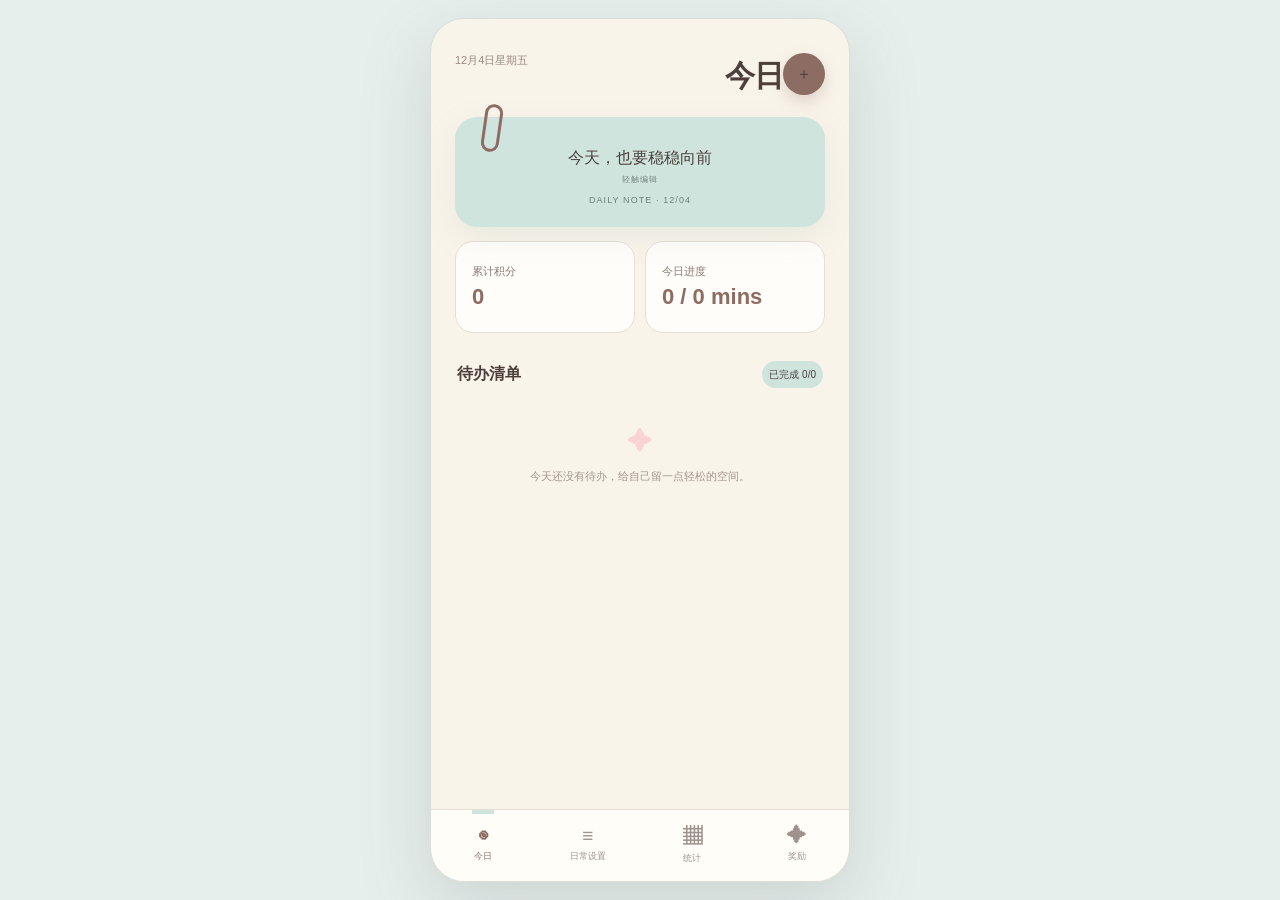
<file: v2/index.html>
<!doctype html>
<html lang="zh-CN">
  <head>
    <meta charset="UTF-8" />
    <meta name="viewport" content="width=device-width, initial-scale=1.0" />
    <title>林克斯日记</title>
    <script type="module" crossorigin src="/assets/v2-tmD07n15.js"></script>
    <link rel="stylesheet" crossorigin href="/assets/v2-DLV_UTgI.css">
  </head>
  <body>
    <div id="root"></div>
  </body>
</html>
</file>
<file: assets/v2-DLV_UTgI.css>
:root{--blue:#25b9d6;--ink:#17191d;--line:#e5e9ec;--pink:#ff4d7d}*{box-sizing:border-box}body{color:var(--ink);background:#eef3f5;margin:0;font-family:PingFang SC,Microsoft YaHei,sans-serif}main{place-items:center;min-height:100vh;padding:20px;display:grid}.phone{background:#fff;border:1px solid #b9c1c7;border-radius:34px;width:min(430px,100%);height:min(900px,100vh - 40px);min-height:680px;position:relative;overflow:hidden;box-shadow:0 25px 70px #14374424}.status{z-index:4;justify-content:space-between;height:32px;padding:10px 23px 0;font-size:11px;font-weight:700;display:flex;position:relative}.screen{scrollbar-width:none;height:calc(100% - 70px);padding:22px 22px 40px;position:relative;overflow:auto}.screen::-webkit-scrollbar{display:none}header{z-index:3;justify-content:space-between;height:42px;display:flex;position:relative}h1{margin:0;font-size:20px}h2{font-size:13px}.date{align-items:end;gap:9px;margin:5px 0 20px;display:flex}.date b{font-size:31px;font-weight:500}.date span{margin-bottom:6px;font-size:11px}.torn{filter:drop-shadow(0 5px 5px #1112);clip-path:polygon(0 5%,5% 0,12% 4%,20% 0,29% 4%,38% 0,48% 4%,58% 0,68% 4%,78% 0,88% 4%,100% 0,99% 95%,91% 100%,82% 96%,72% 100%,61% 96%,50% 100%,39% 96%,28% 100%,17% 96%,7% 100%,0 95%);background:#fff;margin:0 5px 24px;padding:14px 28px;position:relative}.torn input{text-align:center;border:0;outline:0;width:100%;font-size:15px}.torn>i{border:3px solid #80868b;border-radius:12px;width:17px;height:48px;position:absolute;top:-17px;right:8px;transform:rotate(8deg);box-shadow:1px 1px 2px #0003}.torn>i:after{content:"";border:1px solid #aeb3b6;border-radius:9px;position:absolute;inset:4px 3px 10px}.stats{grid-template-columns:1fr 1fr;margin-bottom:24px;display:grid}.stats>div{padding:0 12px;font-size:10px}.stats>div+div{border-left:1px solid var(--line)}.stats strong{color:var(--blue);margin-top:5px;font-size:27px;display:block}.stats small{color:#8e949b;font-size:11px}.tip{color:#999;margin:0 0 5px;font-size:9px}.swipe{position:relative;overflow:hidden}.swipe>.edit{left:0;background:var(--blue);color:#fff;border:0;width:62px;position:absolute;inset-block:0}.swipe>div{background:#fff;transition:all .2s;position:relative}.swipe .move{transform:translate(62px)}.task{border-top:1px solid var(--line);grid-template-columns:25px 1fr 58px 27px;align-items:center;min-height:43px;font-size:10px;display:grid}.task>b{font-size:12px}.task>button{color:#fff;background:#fff;border:1px solid #aeb6bb;width:17px;height:17px;padding:0}.task>button.checked{background:var(--blue);border-color:var(--blue)}.task em{font-style:normal}.strike{color:#999;text-decoration:line-through}.primary{background:var(--blue);color:#fff;border:0;width:100%;padding:13px;font-weight:600}.tornbtn{clip-path:polygon(0 4%,4% 0,10% 3%,17% 0,24% 3%,31% 0,38% 3%,45% 0,52% 3%,59% 0,66% 3%,73% 0,80% 3%,87% 0,94% 3%,100% 0,99% 96%,92% 100%,84% 97%,76% 100%,68% 97%,60% 100%,52% 97%,44% 100%,36% 97%,28% 100%,20% 97%,12% 100%,5% 97%,0 100%);margin-top:16px}nav{border-top:1px solid var(--line);z-index:10;height:70px;padding-bottom:max(4px,env(safe-area-inset-bottom));background:#fff;grid-template-columns:repeat(5,1fr);display:grid;position:absolute;bottom:0;left:0;right:0}nav button{background:#fff;border:0;padding:8px 0;font-size:8px;position:relative}nav b,nav span{display:block}nav b{margin-bottom:3px;font-size:17px}nav .on{color:#079ab8}nav .on:before{content:"";background:var(--blue);height:4px;position:absolute;top:0;left:34%;right:34%}aside{color:#667178;font-size:10px;position:fixed;bottom:8px;left:16px}aside b,aside span{display:block}.month{justify-content:space-between;margin:12px 0 16px;display:flex}.cal{grid-template-columns:repeat(7,1fr);gap:4px;display:grid}.cal small{text-align:center;font-size:10px}.cal button{background:#fff;border:0;border-radius:50%;height:38px;font-size:11px;position:relative}.cal button.picked{background:var(--blue);color:#fff}.cal button i{background:var(--blue);border-radius:50%;width:4px;height:4px;position:absolute;bottom:4px;left:50%}.mesh{background-color:#fff8;background-image:radial-gradient(#99a1a8 1.2px,#0000 1.2px);background-size:7px 7px;border:1px solid #dce1e577;box-shadow:0 4px 8px #16222c12}.calendarMesh{width:72px;height:34px;position:absolute;top:65px;right:0;transform:rotate(22deg)}.daycard{border:1px solid var(--line);grid-template-columns:1.4fr .8fr;margin-top:28px;padding:15px;display:grid;box-shadow:0 5px 12px #0001}.daycard section+section{border-left:1px solid var(--line);padding-left:13px}.daycard p{font-size:10px}.daycard small,.daycard strong,.daycard b{display:block}.daycard strong{color:var(--blue);margin:4px 0 13px;font-size:27px}.ghost,.blueText{color:#079ab8;background:0 0;border:0}.labels{padding:10px;font-size:9px}.memo{clip-path:polygon(0 2%,97% 0,100% 14%,98% 30%,100% 48%,98% 64%,100% 82%,98% 100%,1% 98%);background:#fff;border:1px solid #dce3e7;grid-template-columns:1.2fr .65fr .9fr .4fr;align-items:center;min-height:51px;padding:10px;display:grid;box-shadow:0 3px 5px #0001}.memo b{font-size:11px}.memo span,.memo em{font-size:9px;font-style:normal}.collage{grid-template-rows:1fr 1fr;grid-template-columns:1.04fr 1fr;gap:10px;height:280px;display:grid;position:relative}.photo{color:#079ab8;background:#fafcfd 50%/cover;border:1px solid #d9dfe3;place-items:center;font-size:11px;display:grid;position:relative;box-shadow:0 4px 8px #27384118}.photo input{opacity:0;position:absolute;inset:0}.portrait{grid-row:1/3}.weekMesh{width:68px;height:30px;position:absolute;top:-13px;right:-7px;transform:rotate(30deg)}.collage>i{color:var(--pink);font-size:29px;font-style:normal;position:absolute;bottom:-10px;left:45%}.notes h2{border-bottom:1px solid var(--line);padding-bottom:9px}.notes h2 strong{color:var(--blue);margin-left:8px;font-size:22px}.note{border-bottom:1px solid var(--line);padding:7px 0}.note b{font-size:11px}.note p{margin:3px 0;font-size:10px;line-height:1.6}.reward{min-height:100%;position:relative}.rewardBg{background:#f6f8f9 50%/cover;position:absolute;inset:-16px -22px -40px;transform:scale(1.04)}.reward>:not(.rewardBg){position:relative}.score{-webkit-backdrop-filter:blur(1px);backdrop-filter:blur(1px);background:#ffffff58;border:1px solid #d8e0e4;margin:8px 0 17px;padding:16px 20px;box-shadow:inset 1px 1px 2px #fff,0 5px 13px #1a2b3516}.score small,.score strong{display:block}.score strong{color:#079ab8;font-size:38px}.ticket{clip-path:polygon(0 8%,2% 0,98% 0,100% 8%,98% 18%,100% 28%,98% 38%,100% 48%,98% 58%,100% 68%,98% 78%,100% 88%,98% 100%,2% 100%,0 92%,2% 82%,0 72%,2% 62%,0 52%,2% 42%,0 32%,2% 22%,0 12%);filter:drop-shadow(0 3px 4px #0002);background-color:#fff;background-image:radial-gradient(#111 1.5px,#0000 1.5px);background-size:9px 9px;margin:10px 0;padding:8px 12px}.ticket>div{background:#fff;border:1px solid #111;grid-template-columns:1fr auto;padding:10px 13px;display:grid}.ticket b{font-size:13px}.ticket span{grid-column:1;font-size:9px}.ticket button{background:var(--blue);color:#fff;border:0;grid-area:1/2/3;padding:8px 13px}.ticket button:disabled{background:#c8d2d6}.redeemed{border:0;border-top:1px solid var(--line);background:#fffa;justify-content:space-between;width:100%;padding:13px 5px;display:flex}.overlay{-webkit-backdrop-filter:blur(4px);backdrop-filter:blur(4px);z-index:100;background:#0d1a2455;justify-content:center;align-items:flex-end;padding:12px;display:flex;position:fixed;inset:0}.sheet{background:#fff;border-radius:20px 20px 7px 7px;width:min(430px,100%);padding:23px}.sheet .x{float:right;background:0 0;border:0;font-size:25px}.sheet label{gap:7px;margin:15px 0;font-size:12px;display:grid}.sheet input{accent-color:var(--blue)}.sheet small{color:#777}.upload{border:1px solid var(--blue);color:#079ab8;place-items:center;height:55px;position:relative;display:grid!important}.upload input{opacity:0;position:absolute;inset:0}@media (width<=600px){main{background:#fff;padding:0}.phone{width:100%;height:100dvh;min-height:0;box-shadow:none;border:0;border-radius:0}aside{display:none}.screen{padding-inline:18px}.collage{height:36vh;max-height:300px}}.routineDate{color:#7b8d92;margin:2px 0 8px;font-size:12px}.routineAdd{background:var(--blue);color:#fff;border:0;border-radius:13px;padding:9px 13px;font-weight:700;box-shadow:0 5px 12px #25b9d633}.routinePanel{background:#fff;border:1px solid #dfe7ea;border-radius:20px;margin-top:18px;padding:18px 16px;box-shadow:0 8px 24px #1437440b}.routinePanel>h2{margin:0 0 5px;font-size:16px}.routinePanel>p{color:#849297;margin:0 0 14px;font-size:10px}.routineSwipe{border-radius:14px;margin:11px 0;position:relative;overflow:hidden}.routineActions{display:flex;position:absolute;top:0;bottom:0;right:0}.routineActions button{color:#fff;border:0;width:60px}.routineActions button:first-child{background:#4aaee8}.routineActions button:last-child{background:#e97398}.routineCard{z-index:1;background:#fff;border:1px solid #dfe6e8;border-radius:14px;min-height:82px;padding:17px 38px 15px 17px;transition:transform .2s;position:relative;box-shadow:0 2px 7px #17323f0a}.routineOpen{transform:translate(-120px)}.routineCard b{font-size:15px;display:block}.routineCard b small{color:#0a9fbd;margin-left:8px;font-size:9px;font-weight:500}.routineCard span{color:#7f8c91;margin-top:9px;font-size:10px;display:block}.routineCard i{color:#35484e;font-size:20px;font-style:normal;position:absolute;top:31px;right:13px}.deadlineTag{color:#079ab8;background:#e9f8fb;border-radius:7px;margin-left:6px;padding:2px 5px;font-size:8px;display:inline-block}.noRecord{color:#8a969a;text-align:center;grid-column:1/3;padding:24px 4px;font-size:11px}.cal button i.hasSeen{background:#aeb9bd}.cal button i.hasDone{background:var(--pink)}.empty{text-align:center;color:#8a969a;padding:30px 0;font-size:11px}.typeTabs{grid-template-columns:1fr 1fr;gap:8px;margin:13px 0;display:grid}.typeTabs button{background:#fff;border:1px solid #d7e1e5;border-radius:10px;padding:11px}.typeTabs button.activeType{border-color:var(--blue);color:#078fa9;background:#eaf9fc}.sheet input{width:100%;font:inherit;border:1px solid #d9e2e5;border-radius:9px;padding:10px}.formRow{grid-template-columns:1fr 1fr;gap:10px;display:grid}.dayPick{grid-template-columns:repeat(7,1fr);gap:5px;display:grid}.dayPick button{aspect-ratio:1;background:#fff;border:1px solid #d7e1e5;border-radius:50%;font-size:10px}.dayPick button.selectedDay{background:var(--blue);border-color:var(--blue);color:#fff}.rewardTitle{justify-content:space-between;align-items:center;display:flex}.rewardTitle button{background:var(--blue);color:#fff;border:0;border-radius:50%;width:30px;height:30px}.todaySwipe{border-top:1px solid var(--line);position:relative;overflow:hidden}.todaySwipe+.todaySwipe{border-top:0}.todayActions{display:flex;position:absolute;top:0;bottom:0;right:0}.todayActions button{color:#fff;border:0;width:60px}.todayActions button:first-child{background:#4aaee8}.todayActions button:last-child{background:#e97398}.todayTask{z-index:1;border-top:0;transition:transform .2s}.doneTask{color:#a2abb0;opacity:.68;text-decoration:line-through}.calendarPage{min-height:100%;position:relative}.calendarBg{pointer-events:none;background:#f8fbfc 50%/cover no-repeat;position:absolute;inset:-16px -22px -40px;transform:scale(1.04)}.calendarContent{position:relative}.calendarContent .cal,.calendarContent .daycard,.timeStats{-webkit-backdrop-filter:blur(2px);backdrop-filter:blur(2px);background:#ffffffd9}.timeStats{border:1px solid #dfe7ea;margin-top:14px;padding:14px 16px;box-shadow:0 5px 12px #0001}.timeStats h2{margin:0 0 9px}.timeStats>div{border-top:1px solid var(--line);justify-content:space-between;padding:8px 0;font-size:10px;display:flex}.timeStats p{color:#819096;font-size:10px;line-height:1.6}.checkRow{align-items:center;grid-template-columns:auto 1fr!important;gap:9px!important;display:flex!important}.checkRow input{height:18px;width:18px!important}.doneRewards{margin-top:16px}.redeemedToggle{background:#ffffffb8;border:0;border-top:1px solid #dfe5e8;justify-content:space-between;width:100%;padding:13px 6px;display:flex}.redeemedTicket{filter:grayscale();opacity:.48}.redeemedTicket b{text-decoration:line-through}.backup{-webkit-backdrop-filter:blur(3px);backdrop-filter:blur(3px);background:#ffffffc9;border:1px solid #dce5e8;margin:24px 0 12px;padding:16px}.backup h2{margin:0 0 6px}.backup p{color:#718087;font-size:10px;line-height:1.6}.backup>div{grid-template-columns:1fr 1fr;gap:8px;display:grid}.backup button,.backup label{border:1px solid var(--blue);color:#078fa9;text-align:center;background:#fff;padding:10px;font-size:10px;position:relative}.backup label input{opacity:0;width:100%;position:absolute;inset:0}.reward{padding-bottom:20px}.todaySwipe{border:0;border-radius:14px;margin:9px 0}.todayTask{background:#fff;border-radius:14px;width:100%;min-height:56px;padding-inline:10px;box-shadow:0 2px 7px #17323f0a;border:1px solid #dfe6e8!important}.todayActions{border-radius:0 14px 14px 0;overflow:hidden}.todayOpen{transform:translate(-120px)}.daycard,.score,.backup,.timeStats,.cal{border-radius:16px}.photo{border-radius:14px;overflow:hidden}.upload,.notes,.rewardTitle{border-radius:12px}.primary:not(.tornbtn){border-radius:11px}.bgActions{grid-template-columns:1fr 1.5fr;gap:8px;margin-top:14px;display:grid}.bgActions .primary{margin:0}.resetBg{color:#64757c;background:#fff;border:1px solid #cfdce1;border-radius:11px;font-weight:600}.sheet{border-radius:20px}.routineActions{border-radius:0 14px 14px 0;overflow:hidden}.todayActions,.routineActions{z-index:0}.todayTask{z-index:2;position:relative}.routineCard{z-index:2}.cal button{aspect-ratio:1;border-radius:50%;justify-self:center;width:36px;height:36px;padding:0}.daycard{grid-template-columns:minmax(0,1fr) minmax(0,1fr);align-items:start;gap:0}.daycard section{min-width:0}.daycard section h2{margin:0 0 10px;font-size:11px}.daycard section+section{height:100%;padding-left:16px}.daycard section+section strong{margin-top:0}.todayTask,.routineCard{touch-action:pan-y;-webkit-user-select:none;user-select:none}.routineCard i{cursor:pointer;z-index:3;margin:-8px;padding:8px}._main_wcapq_1{--mint:#cfe4dd;--cream:#f9f4ea;--pink:#fcd3d5;--brown:#8d6c63;--ink:#4d403c;--line:#e6ddd5;min-height:100vh;color:var(--ink);background:#e7efec;place-items:center;padding:18px;font-family:PingFang SC,Microsoft YaHei,sans-serif;display:grid}._main_wcapq_1 *{box-sizing:border-box}._main_wcapq_1 button,._main_wcapq_1 input{font:inherit;color:inherit}._phone_wcapq_1{background:var(--cream);border:1px solid #d8dfdc;border-radius:34px;width:min(420px,100%);height:min(880px,100vh - 36px);min-height:650px;position:relative;overflow:hidden;box-shadow:0 24px 70px #5b6e6835}._view_wcapq_1{scrollbar-width:none;height:calc(100% - 72px);padding:34px 24px 56px;overflow:auto}._view_wcapq_1::-webkit-scrollbar{display:none}._header_wcapq_1{margin-bottom:22px}._header_wcapq_1 small{color:#9b8a84;font-size:11px}._header_wcapq_1>div{justify-content:space-between;align-items:center;display:flex}._header_wcapq_1 h1{letter-spacing:-.04em;margin:5px 0 0;font-size:30px}._add_wcapq_1{background:var(--brown);color:#fff;border:0;border-radius:50%;width:42px;height:42px;font-size:24px;box-shadow:0 6px 16px #8d6c6340}._note_wcapq_1{background:var(--mint);border-radius:22px;margin-bottom:14px;padding:30px 20px 22px;position:relative;box-shadow:0 10px 30px #8baaa126}._note_wcapq_1 input{text-align:center;background:0 0;border:0;outline:0;width:100%;font-size:19px;font-weight:700}._note_wcapq_1 small{text-align:center;letter-spacing:.12em;color:#6e7f79;margin-top:9px;font-size:9px;display:block}._note_wcapq_1 i{border:3px solid var(--brown);border-radius:12px;width:18px;height:48px;position:absolute;top:-13px;left:28px;transform:rotate(8deg)}._summary_wcapq_1{grid-template-columns:1fr 1fr;gap:10px;margin-bottom:28px;display:grid}._summary_wcapq_1>div{border:1px solid var(--line);background:#fffdf9;border-radius:18px;flex-direction:column;justify-content:center;min-height:92px;padding:16px;display:flex}._summary_wcapq_1 small,._points_wcapq_1 small,._statsHero_wcapq_1 small{color:#8a7b75;font-size:11px}._summary_wcapq_1 strong{color:var(--brown);margin-top:5px;font-size:22px}._title_wcapq_1{justify-content:space-between;align-items:center;margin:18px 2px 10px;display:flex}._title_wcapq_1 h2{margin:0;font-size:16px}._title_wcapq_1 span{background:var(--mint);border-radius:14px;place-items:center;min-width:27px;height:27px;padding:0 7px;font-size:10px;display:grid}._list_wcapq_1{gap:10px;display:grid}._swipe_wcapq_1{border-radius:18px;position:relative;overflow:hidden}._actions_wcapq_1{right:0;display:flex;position:absolute;inset-block:0}._actions_wcapq_1 button{color:#fff;border:0;width:60px}._actions_wcapq_1 button:first-child{background:#8bbdb1}._actions_wcapq_1 button:last-child{background:#d9969a}._row_wcapq_1{z-index:1;border:1px solid var(--line);touch-action:pan-y;-webkit-user-select:none;user-select:none;background:#fffdf9;border-radius:18px;grid-template-columns:28px 1fr 14px;align-items:center;gap:7px;min-height:76px;padding:15px 14px;transition:transform .2s;display:grid;position:relative}._row_wcapq_1._open_wcapq_1{transform:translate(-120px)}._row_wcapq_1._done_wcapq_1{opacity:.45}._row_wcapq_1._done_wcapq_1 b,._row_wcapq_1._done_wcapq_1 p{text-decoration:line-through}._row_wcapq_1>._check_wcapq_1{background:#fff;border:1px solid #aa9d98;border-radius:6px;width:20px;height:20px;padding:0}._row_wcapq_1._done_wcapq_1>._check_wcapq_1{background:var(--mint)}._row_wcapq_1>i{font-size:21px;font-style:normal}._name_wcapq_1{align-items:center;gap:7px;display:flex}._name_wcapq_1 b{font-size:14px}._name_wcapq_1 em{color:var(--brown);background:var(--pink);border-radius:8px;padding:3px 6px;font-size:8px;font-style:normal}._row_wcapq_1 p{color:#91847f;margin:7px 0 0;font-size:10px}._panel_wcapq_1{border:1px solid var(--line);background:#fffaf5;border-radius:24px;margin-bottom:14px;padding:18px 14px;box-shadow:0 9px 26px #806c6420}._panel_wcapq_1 ._title_wcapq_1{margin-top:0}._panel_wcapq_1 ._row_wcapq_1{grid-template-columns:1fr 14px;padding-left:16px}._tip_wcapq_1{color:#958883;margin:-4px 2px 13px;font-size:10px}._float_wcapq_1{background:var(--brown);color:#fff;border:0;border-radius:50%;width:54px;height:54px;font-size:30px;position:absolute;bottom:92px;right:24px;box-shadow:0 9px 22px #8d6c6350}._statsHero_wcapq_1{background:var(--mint);border-radius:24px;margin-bottom:14px;padding:22px}._statsHero_wcapq_1 strong{color:var(--brown);font-size:48px;line-height:1;display:block}._statsHero_wcapq_1 span{font-size:11px}._bars_wcapq_1{justify-content:space-between;align-items:end;gap:9px;height:145px;padding:12px 4px 0;display:flex}._bars_wcapq_1>div{flex-direction:column;flex:1;justify-content:end;align-items:center;gap:7px;height:100%;display:flex}._bars_wcapq_1 i{background:var(--mint);border-radius:12px 12px 5px 5px;width:100%;max-width:24px;display:block}._bars_wcapq_1 b{font-size:9px;font-weight:500}._metric_wcapq_1{border-top:1px dashed var(--line);justify-content:space-between;align-items:center;padding:13px 2px;display:flex}._metric_wcapq_1 small,._metric_wcapq_1 b{display:block}._metric_wcapq_1 small{color:#9d8f89;margin-top:4px;font-size:9px}._metric_wcapq_1 strong{font-size:13px}._points_wcapq_1{background:#fff9;border:1px solid #fff;border-radius:24px;margin-bottom:22px;padding:24px;box-shadow:0 10px 26px #806c6420}._points_wcapq_1 strong{color:var(--brown);font-size:48px;display:block}._points_wcapq_1 span{letter-spacing:.2em;font-size:9px}._tickets_wcapq_1{gap:11px;display:grid}._tickets_wcapq_1 article{clip-path:polygon(0 8%,2% 0,98% 0,100% 8%,98% 18%,100% 28%,98% 38%,100% 48%,98% 58%,100% 68%,98% 78%,100% 88%,98% 100%,2% 100%,0 92%,2% 82%,0 72%,2% 62%,0 52%,2% 42%,0 32%,2% 22%,0 12%);background-color:#fff;background-image:radial-gradient(#2e2927 1.5px,#0000 1.8px);background-size:11px 11px;grid-template-columns:1fr auto;align-items:center;min-height:78px;padding:13px;display:grid}._tickets_wcapq_1 article>div{background:#fff;border-radius:10px;padding:11px 12px}._tickets_wcapq_1 b,._tickets_wcapq_1 small{display:block}._tickets_wcapq_1 small{margin-top:5px;font-size:10px}._tickets_wcapq_1 article>button{background:var(--mint);border:0;border-radius:12px;height:44px;margin-left:9px;font-weight:700}._tickets_wcapq_1 article>button:disabled{opacity:.4}._redeemed_wcapq_1,._backup_wcapq_1{border:1px solid var(--line);background:#fffaf5;border-radius:20px;margin-top:18px;overflow:hidden}._redeemed_wcapq_1>button{background:0 0;border:0;justify-content:space-between;width:100%;padding:16px;display:flex}._redeemed_wcapq_1>div{border-top:1px solid var(--line);opacity:.45;justify-content:space-between;padding:12px 16px;display:flex}._backup_wcapq_1{padding:16px}._backup_wcapq_1 b,._backup_wcapq_1 small{display:block}._backup_wcapq_1 small{color:#978984;margin-top:5px;font-size:9px;line-height:1.6}._empty_wcapq_1{text-align:center;color:#a2948e;padding:30px 16px}._empty_wcapq_1 b{color:var(--pink);font-size:24px}._empty_wcapq_1 p{font-size:11px;line-height:1.7}._nav_wcapq_1{z-index:10;-webkit-backdrop-filter:blur(12px);backdrop-filter:blur(12px);border-top:1px solid var(--line);background:#fffdf9ee;grid-template-columns:repeat(4,1fr);height:72px;display:grid;position:absolute;bottom:0;left:0;right:0}._nav_wcapq_1 button{color:#9f928d;background:0 0;border:0;position:relative}._nav_wcapq_1 b,._nav_wcapq_1 span{display:block}._nav_wcapq_1 b{font-size:19px}._nav_wcapq_1 span{font-size:9px}._nav_wcapq_1 ._active_wcapq_1{color:var(--brown)}._nav_wcapq_1 ._active_wcapq_1:before{content:"";background:var(--mint);width:22px;height:4px;position:absolute;top:0;left:50%;transform:translate(-50%)}._overlay_wcapq_1{z-index:100;-webkit-backdrop-filter:blur(5px);backdrop-filter:blur(5px);background:#4d403c55;justify-content:center;align-items:flex-end;padding:12px;display:flex;position:fixed;inset:0}._sheet_wcapq_1{background:var(--cream);border-radius:26px;width:min(420px,100%);padding:24px}._sheetHead_wcapq_1{justify-content:space-between;display:flex}._sheetHead_wcapq_1 h2{margin:0;font-size:23px}._sheetHead_wcapq_1 button{background:var(--pink);border:0;border-radius:50%;width:34px;height:34px;font-size:22px}._sheet_wcapq_1 label{gap:7px;margin:15px 0;font-size:11px;display:grid}._sheet_wcapq_1 input{border:1px solid var(--line);background:#fff;border-radius:12px;width:100%;padding:12px;font-size:16px}._segment_wcapq_1{grid-template-columns:1fr 1fr;gap:8px;margin:18px 0;display:grid}._segment_wcapq_1 button{border:1px solid var(--line);background:#fff;border-radius:12px;padding:11px}._segment_wcapq_1 ._on_wcapq_1{background:var(--mint)}._two_wcapq_1{grid-template-columns:1fr 1fr;gap:9px;display:grid}._days_wcapq_1{grid-template-columns:repeat(7,1fr);gap:5px;display:grid}._days_wcapq_1 button{aspect-ratio:1;border:1px solid var(--line);background:#fff;border-radius:50%}._days_wcapq_1 ._on_wcapq_1{background:var(--brown);color:#fff}._track_wcapq_1{align-items:center;display:flex!important}._track_wcapq_1 input{width:19px}._save_wcapq_1{background:var(--brown);color:#fff;border:0;border-radius:14px;width:100%;padding:13px;font-weight:700}@media (width<=600px){._main_wcapq_1{background:var(--cream);padding:0}._phone_wcapq_1{width:100%;height:100dvh;min-height:0;box-shadow:none;border:0;border-radius:0}._view_wcapq_1{padding:28px 20px 52px}}._float_wcapq_1{place-items:center;line-height:1;display:grid;z-index:60!important;border-radius:50%!important;width:58px!important;height:58px!important;bottom:92px!important;right:22px!important;box-shadow:0 10px 28px #5d484044!important}._actions_wcapq_1{border-radius:0 18px 18px 0;gap:0;overflow:hidden}._actions_wcapq_1 button{margin:0;border-radius:0!important}._panel_wcapq_1 ._row_wcapq_1._open_wcapq_1{border-radius:18px 0 0 18px}._panel_wcapq_1 ._swipe_wcapq_1{isolation:isolate}._float_rp33p_1{z-index:30}._greetingView_rp33p_2{text-align:center;background:0 0;border:0;width:100%;font-size:19px;font-weight:700}._greetingView_rp33p_2 small{color:#72847e;margin-top:5px;font-size:8px;font-weight:400;display:block}._greetingEdit_rp33p_4{grid-template-columns:1fr auto;align-items:center;gap:8px;display:grid}._greetingEdit_rp33p_4 input{border-radius:11px;text-align:left!important;background:#fff!important;border:1px solid #9ebbb2!important;padding:9px 10px!important;font-size:14px!important}._greetingEdit_rp33p_4 button{color:#fff;background:#8d6c63;border:0;border-radius:10px;padding:9px 12px;font-size:11px}._statsHead_rp33p_7{margin-bottom:24px}._statsHead_rp33p_7 h1{margin:0;font-size:32px;line-height:1.35}._statsHead_rp33p_7 p{color:#8e817c;margin:2px 0 0;font-size:12px}._statsTitle_rp33p_8{margin:0 2px 10px;font-size:18px}._longCards_rp33p_9{gap:12px;margin-bottom:32px;display:grid}._longCards_rp33p_9 article{background:#fff;border:1px solid #e2dcd4;border-radius:24px;grid-template-columns:1fr 126px;align-items:center;height:120px;padding:16px;display:grid}._longCards_rp33p_9 b,._longCards_rp33p_9 strong,._longCards_rp33p_9 small,._life_rp33p_11 b,._life_rp33p_11 strong,._life_rp33p_11 small{display:block}._longCards_rp33p_9 b,._life_rp33p_11 b{font-size:14px}._longCards_rp33p_9 strong{margin:3px 0;font-size:28px}._longCards_rp33p_9 small,._life_rp33p_11 small{color:#8e817c;font-size:11px}._spark_rp33p_13{width:118px;height:40px;overflow:visible}._spark_rp33p_13 polyline{fill:none;stroke:currentColor;stroke-width:1.4px;stroke-dasharray:18 8}._spark_rp33p_13 circle{fill:currentColor}._brown_rp33p_14{color:#8d6c63}._mint_rp33p_14{color:#6d9f91}._pink_rp33p_14{color:#cf7f85}._life_rp33p_11{grid-template-columns:1fr 1fr;gap:12px;display:grid}._life_rp33p_11>button{text-align:left;background:#fff;border:1px solid #e2dcd4;border-radius:24px;min-height:130px;padding:16px}._life_rp33p_11 strong{margin:4px 0;font-size:24px}._life_rp33p_11 ._spark_rp33p_13{width:100%;margin-top:10px}._life_rp33p_11 ._dinner_rp33p_17{grid-column:1/3;min-height:82px}._life_rp33p_11 ._dinner_rp33p_17 strong{margin:2px 0 9px;font-size:13px}._dots_rp33p_18{gap:5px;margin-top:10px;display:flex;overflow:hidden}._dots_rp33p_18 i{background:#eeeae5;border-radius:5px;flex:0 0 14px;width:14px;height:14px}._dots_rp33p_18 i._dotOn_rp33p_18{background:#8d6c63}._quick_rp33p_19{max-width:390px}._choices_rp33p_19{grid-template-columns:1fr 1fr;gap:10px;margin-top:20px;display:grid}._choices_rp33p_19 button{background:#fff;border:1px solid #e2dcd4;border-radius:14px;padding:14px}._choices_rp33p_19 button:first-child{background:#cfe4dd}._panel_b5l5h_1{color:#20201f;padding-bottom:30px}._panel_b5l5h_1 button{font:inherit;color:inherit}._heading_b5l5h_1{margin-bottom:22px;position:relative}._heading_b5l5h_1 h1{letter-spacing:-1px;margin:0;font-size:28px}._heading_b5l5h_1 p,._top_b5l5h_1 p{color:#807c77;margin:3px 0;font-size:10px}._heading_b5l5h_1>button:first-child{background:0 0;border:0;margin-right:8px;padding:0;font-size:28px}._heading_b5l5h_1 ._black_b5l5h_1{position:absolute;top:0;right:0}._panel_b5l5h_1 h2{margin:18px 2px 10px;font-size:15px}._panel_b5l5h_1 h3{margin:20px 2px 10px;font-size:13px}._black_b5l5h_1{border:0;border-radius:18px;padding:9px 14px;font-size:11px;color:#fff!important;background:#20201f!important}._invest_b5l5h_1{text-align:left;background:#fff;border:1px solid #e8e3dc;border-radius:22px;grid-template-columns:1fr 125px;align-items:center;width:100%;height:110px;margin-bottom:12px;padding:16px;display:grid}._invest_b5l5h_1 small,._invest_b5l5h_1 strong,._invest_b5l5h_1 p{display:block}._invest_b5l5h_1 small{font-size:11px}._invest_b5l5h_1 strong{margin:4px 0;font-size:24px}._invest_b5l5h_1 p{color:#8f8880;margin:0;font-size:9px}._line_b5l5h_1{color:#d78b61;width:125px;height:50px;overflow:visible}._line_b5l5h_1 polyline{fill:none;stroke:currentColor;stroke-width:1.4px}._life_b5l5h_1{grid-template-columns:1fr 1fr;gap:10px;display:grid}._life_b5l5h_1>button{text-align:left;background:#fff;border:1px solid #e8e3dc;border-radius:22px;min-height:145px;padding:15px}._life_b5l5h_1>button:last-child{grid-column:1/3;min-height:95px}._life_b5l5h_1 b,._life_b5l5h_1 strong,._life_b5l5h_1 small{display:block}._life_b5l5h_1 strong{margin:7px 0;font-size:20px}._life_b5l5h_1 small{color:#8d877f;font-size:9px}._life_b5l5h_1 ._line_b5l5h_1{width:90px;height:35px;margin-top:5px}._dotGrid_b5l5h_1{flex-wrap:wrap;gap:5px;margin-top:12px;display:flex}._dotGrid_b5l5h_1 i{background:#eeeae5;border-radius:4px;width:12px;height:12px}._dotGrid_b5l5h_1 i._filled_b5l5h_1{background:#d9a978}._top_b5l5h_1{align-items:flex-start;gap:8px;margin-bottom:22px;display:flex}._top_b5l5h_1 button{background:0 0;border:0;padding:0;font-size:30px}._top_b5l5h_1 h1{margin:0;font-size:28px}._white_b5l5h_1,._hero3_b5l5h_1,._year_b5l5h_1,._balance_b5l5h_1,._milestone_b5l5h_1,._protect_b5l5h_1,._reward_b5l5h_1,._linkCard_b5l5h_1,._history_b5l5h_1{background:#fff;border:1px solid #e8e3dc;border-radius:22px}._hero3_b5l5h_1{grid-template-columns:repeat(3,1fr);margin-bottom:14px;padding:18px;display:grid}._hero3_b5l5h_1 small{color:#8d877f;font-size:9px}._hero3_b5l5h_1 b{font-size:22px;display:block}._white_b5l5h_1{margin-bottom:18px;padding:17px}._white_b5l5h_1 h3{margin:0 0 10px}._white_b5l5h_1 h3 em{float:right;color:#d28d54;font-style:normal}._white_b5l5h_1 em,._panel_b5l5h_1 em{color:#599278;font-size:9px;font-style:normal}._progress_b5l5h_1{background:#eeeae5;border-radius:5px;height:7px;margin:12px 0 7px;overflow:hidden}._progress_b5l5h_1 i{background:#ca8b56;border-radius:5px;height:100%;display:block}._chips_b5l5h_1{gap:10px;margin-bottom:12px;display:flex}._chips_b5l5h_1 b{background:#f0eeea;border-radius:15px;padding:7px 13px;font-size:9px;font-weight:500}._chips_b5l5h_1 ._chipOn_b5l5h_1{color:#fff;background:#20201f}._muted_b5l5h_1{color:#8d877f;font-size:10px}._big_b5l5h_1{margin:8px 0;font-size:31px;display:block}._big_b5l5h_1 i{font-size:11px;font-style:normal;font-weight:400}._chart_b5l5h_1{background:#fff;border:1px solid #e8e3dc;border-radius:22px;height:170px;margin-bottom:24px;padding:42px 20px}._chart_b5l5h_1 ._line_b5l5h_1{width:100%;height:85px}._history_b5l5h_1{justify-content:space-between;margin-bottom:7px;padding:12px 15px;font-size:10px;display:flex}._year_b5l5h_1{justify-content:space-between;margin-top:22px;padding:18px;font-size:11px;display:flex}._mask_b5l5h_1{z-index:100;background:#19171538;justify-content:center;align-items:center;display:flex;position:absolute;inset:0}._bottomSheet_b5l5h_1{background:#fff;border-radius:28px 28px 0 0;gap:13px;padding:24px 22px 32px;display:grid;position:absolute;bottom:0;left:0;right:0}._bottomSheet_b5l5h_1>i{background:#d7d2cb;border-radius:4px;width:45px;height:4px;margin:-12px auto 2px}._bottomSheet_b5l5h_1 input{background:#faf9f7;border:1px solid #e8e3dc;border-radius:14px;width:100%;margin-top:7px;padding:13px}._bottomSheet_b5l5h_1 button,._return_b5l5h_1{background:#20201f;border:0;border-radius:14px;padding:14px;font-weight:700;color:#fff!important}._balance_b5l5h_1{margin-bottom:22px;padding:18px}._balance_b5l5h_1 small{color:#8d877f;font-size:10px;display:block}._balance_b5l5h_1 strong{margin-right:12px;font-size:34px}._balance_b5l5h_1 span{font-size:10px}._reward_b5l5h_1{justify-content:space-between;align-items:center;margin-bottom:9px;padding:13px 15px;display:flex}._reward_b5l5h_1 b,._reward_b5l5h_1 small{display:block}._reward_b5l5h_1 small{color:#c58951;margin-top:4px;font-size:9px}._reward_b5l5h_1 button{background:#cf8e57;border:0;border-radius:18px;padding:9px 14px;font-size:10px;color:#fff!important}._reward_b5l5h_1 button:disabled{background:#ddd}._linkCard_b5l5h_1{text-align:left;width:100%;margin-top:18px;padding:15px;position:relative}._linkCard_b5l5h_1 b,._linkCard_b5l5h_1 small{display:block}._linkCard_b5l5h_1 small{color:#8d877f;margin-top:4px;font-size:9px}._linkCard_b5l5h_1 span{color:#c58951;position:absolute;top:17px;right:15px}._redeemed_b5l5h_1{background:#d9f3f1;border-radius:22px;margin-top:18px;padding:12px}._redeemed_b5l5h_1>button{text-align:left;background:#fff;border:0;border-radius:17px;width:100%;padding:12px}._redeemed_b5l5h_1 em{float:right}._redeemed_b5l5h_1 p{background:#fff;border-radius:16px;margin:8px 0 0;padding:12px}._redeemed_b5l5h_1 p small{color:#888;display:block}._success_b5l5h_1{text-align:center;background:#fff;border-radius:24px;width:250px;padding:26px}._success_b5l5h_1 i{color:#c58951;background:#f5e8d8;border-radius:50%;place-items:center;width:52px;height:52px;margin:auto;font-size:24px;font-style:normal;display:grid}._success_b5l5h_1 button{background:#20201f;border:0;border-radius:18px;width:100%;padding:11px;color:#fff!important}._milestone_b5l5h_1{margin-bottom:10px;padding:16px;position:relative}._milestone_b5l5h_1 b,._milestone_b5l5h_1 strong,._milestone_b5l5h_1 em,._milestone_b5l5h_1 small{display:block}._milestone_b5l5h_1 strong{margin-top:8px;font-size:18px}._milestone_b5l5h_1 button{background:#78a187;border:0;border-radius:16px;padding:9px 15px;position:absolute;top:45px;right:15px;color:#fff!important}._protect_b5l5h_1{margin-bottom:10px;padding:16px;position:relative}._protect_b5l5h_1 b{font-size:13px}._protect_b5l5h_1 p{color:#8d877f;font-size:9px}._protect_b5l5h_1 button{background:#20201f;border:0;border-radius:14px;padding:11px 16px;color:#fff!important}._protect_b5l5h_1 ._orange_b5l5h_1{background:#cf8e57}._protect_b5l5h_1 span{color:#fff;background:#20201f;border-radius:13px;padding:5px 9px;font-size:8px;position:absolute;top:18px;right:16px}._return_b5l5h_1{width:100%;margin-top:10px}._orange_b5l5h_1{background:#cf8e57!important}._empty_b5l5h_1{text-align:center;color:#999;border:1px dashed #ddd2c7;border-radius:20px;padding:24px}._heading_b5l5h_1{padding-right:54px}._circleAdd_b5l5h_4{border:0;border-radius:50%;width:42px;height:42px;font-size:24px;line-height:1;position:absolute;top:0;right:0;box-shadow:0 7px 18px #201f1d22;color:#fff!important;background:#20201f!important}._investList_b5l5h_5{gap:12px;display:grid}._investSwipe_b5l5h_5{touch-action:pan-y;border-radius:22px;position:relative;overflow:hidden}._investDelete_b5l5h_5{border:0;width:76px;position:absolute;top:0;bottom:0;right:0;color:#fff!important;background:#d79296!important}._invest_b5l5h_1{z-index:1;touch-action:pan-y;margin:0;transition:transform .2s;position:relative}._investOpen_b5l5h_5 ._invest_b5l5h_1{border-radius:22px 0 0 22px;transform:translate(-76px)}._invest_b5l5h_1 ._dotGrid_b5l5h_1{place-content:center flex-end;margin:0}._invest_b5l5h_1 ._dotGrid_b5l5h_1 i{width:10px;height:10px}._fold_b5l5h_5{text-align:left;background:#fff;border:1px solid #e8e3dc;border-radius:18px;width:100%;margin:10px 0 22px;padding:12px 16px;font-size:11px}._fold_b5l5h_5 span{float:right}._chips_b5l5h_1{flex-wrap:wrap}._chips_b5l5h_1 button{background:#f0eeea;border:0;border-radius:15px;padding:7px 13px;font-size:9px}._chips_b5l5h_1 button._chipOn_b5l5h_1{color:#fff;background:#20201f}._weightChart_b5l5h_5{width:100%;height:auto;overflow:visible}._weightChart_b5l5h_5 line{stroke:#d9d2ca;stroke-width:1px}._weightChart_b5l5h_5 polyline{fill:none;stroke:#d77d65;stroke-width:1.6px}._weightChart_b5l5h_5 circle{fill:#d77d65}._weightChart_b5l5h_5 text{fill:#8d877f;font-size:8px}._weightChart_b5l5h_5 ._pointValue_b5l5h_5{fill:#20201f;text-anchor:middle;font-size:7px}._weightChart_b5l5h_5 ._axisDate_b5l5h_5{text-anchor:middle}._life_b5l5h_1 ._weightChart_b5l5h_5{height:58px;margin-top:6px}._life_b5l5h_1>button:first-child{overflow:hidden}._recordButton_b5l5h_5{align-items:center;gap:8px;margin:-54px 0 18px auto;display:flex}._recordButton_b5l5h_5 span:first-child{font-size:18px;line-height:1}._pointSetting_b5l5h_5{background:#f0eeea;border:0;border-radius:12px;margin-top:12px;padding:8px 10px;font-size:9px;display:block}._checkinCta_b5l5h_5{z-index:20;float:right;border:0;border-radius:50%;width:86px;height:86px;padding:12px;font-size:11px;position:sticky;bottom:8px;box-shadow:0 9px 25px #20201f44;color:#fff!important;background:#20201f!important}._checkinCta_b5l5h_5._checked_b5l5h_5{background:#78a187!important}._bottomSheet_b5l5h_1 select{background:#faf9f7;border:1px solid #e8e3dc;border-radius:14px;width:100%;margin-top:7px;padding:13px}._milestoneHead_b5l5h_5{grid-template-columns:26px 1fr auto;align-items:start;gap:8px;padding-right:0;display:grid}._milestoneHead_b5l5h_5>button:first-child{position:static}._milestoneHead_b5l5h_5 ._black_b5l5h_1{white-space:nowrap;position:static}._milestoneHead_b5l5h_5 h1{font-size:25px}._milestone_b5l5h_1{padding-right:92px}._milestone_b5l5h_1 ._progress_b5l5h_1,._milestone_b5l5h_1>small{margin-right:-76px}._milestone_b5l5h_1 button{z-index:2;top:50%;transform:translateY(-50%)}._milestone_b5l5h_1 button:active{transform:translateY(-50%)scale(.97)}@media (width<=380px){._milestoneHead_b5l5h_5 h1{font-size:22px}._milestoneHead_b5l5h_5{grid-template-columns:22px 1fr}._milestoneHead_b5l5h_5 ._black_b5l5h_1{grid-column:2;justify-self:start;margin-top:7px}._checkinCta_b5l5h_5{width:78px;height:78px}}
</file>
